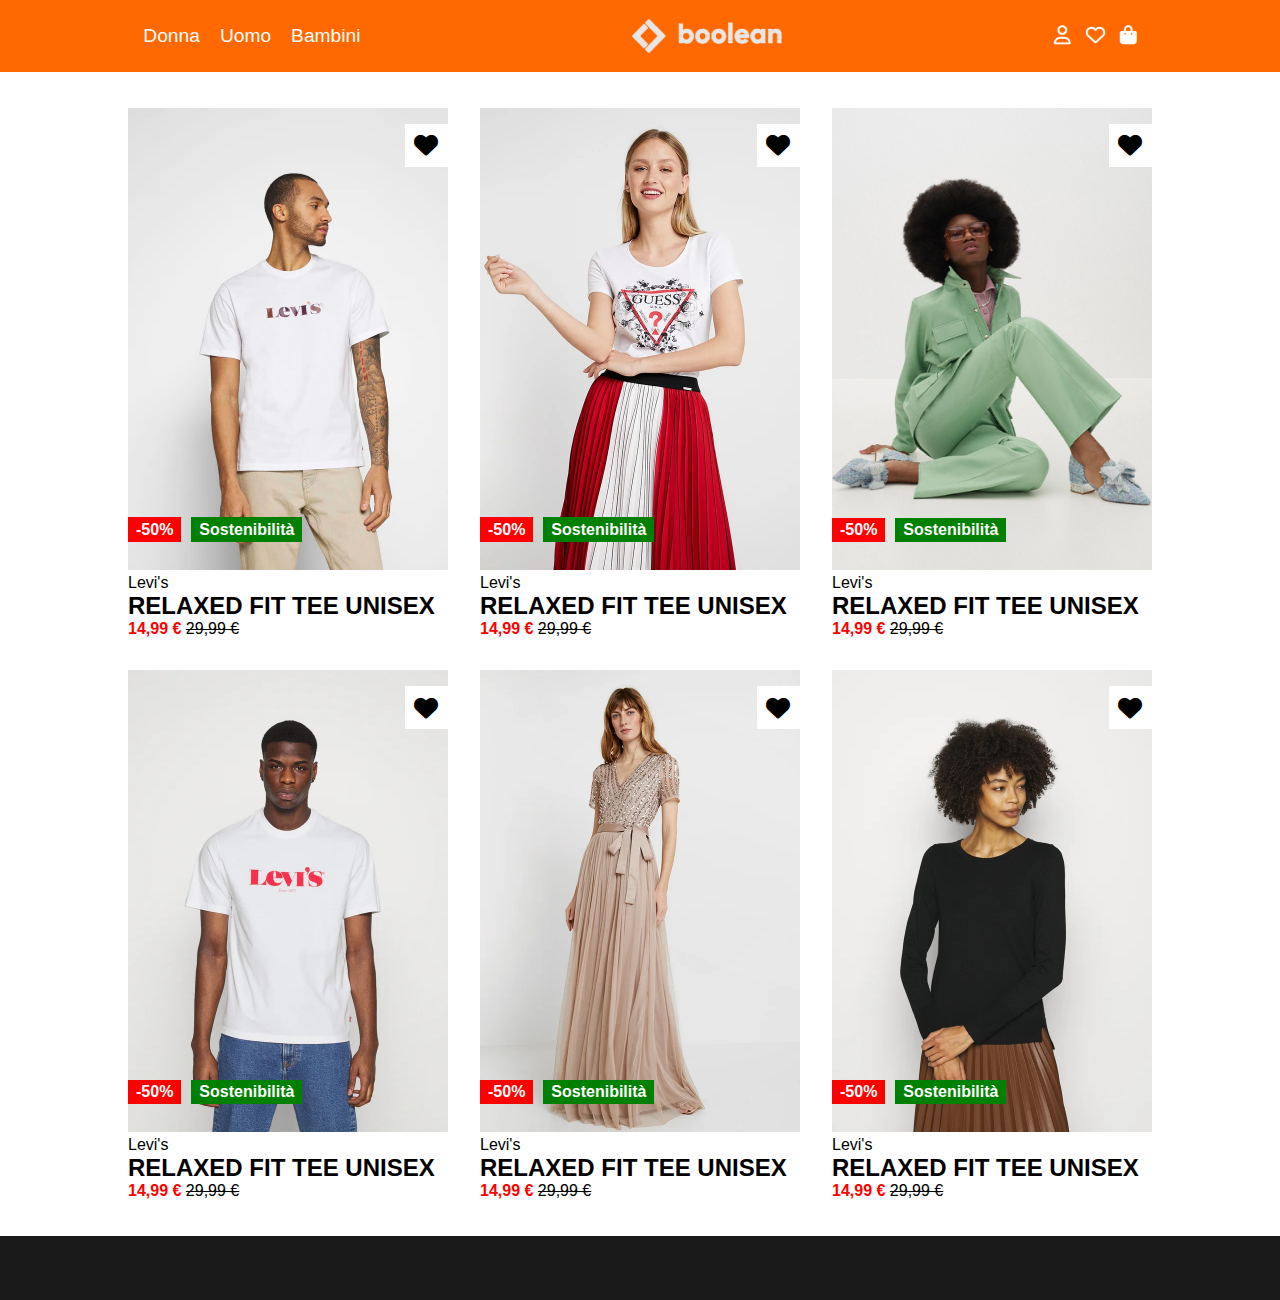
<file: index.html>
<!DOCTYPE html>
<html lang="en">

<head>
    <meta charset="UTF-8">
    <meta name="viewport" content="width=device-width, initial-scale=1.0">
    <title>Boolando</title>
    <link rel="stylesheet" href="https://cdnjs.cloudflare.com/ajax/libs/font-awesome/6.7.2/css/all.min.css"
        integrity="sha512-Evv84Mr4kqVGRNSgIGL/F/aIDqQb7xQ2vcrdIwxfjThSH8CSR7PBEakCr51Ck+w+/U6swU2Im1vVX0SVk9ABhg=="
        crossorigin="anonymous" referrerpolicy="no-referrer" />
    <link rel="stylesheet" href="style.css">
</head>

<body>

    <!-- Header -->
    <header class="main-header">
        <div class="container d-flex">
            <nav>
                <ul class="d-flex">
                    <li>
                        <a href="#">Donna</a>
                    </li>
                    <li>
                        <a href="#">Uomo</a>
                    </li>
                    <li>
                        <a href="#">Bambini</a>
                    </li>
                </ul>
            </nav>
            <img class="logo" src="./img/boolean-logo.png" alt="boolean logo">
            <div class="header-actions d-flex">
                <i class="fa-regular fa-user"></i>
                <i class="fa-regular fa-heart"></i>
                <i class="fa-solid fa-bag-shopping"></i>
            </div>
        </div>
    </header>

    <!-- Main Content -->
    <main class="main-content">
        <section>
            <div class="container">
                <div class="row d-flex">
                    <div class="col-4">
                        <div class="card">
                            <img class="main-image" src="./img/1.webp" alt="product image">
                            <img class="secondary-image" src="./img/1b.webp" alt="product image">
                            <span class="product-brand">Levi's</span>
                            <h2 class="product-title">Relaxed fit tee unisex</h2>
                            <div class="prices">
                                <span class="product-price">14,99 €</span>
                                <span class="product-discount-price">29,99 €</span>
                            </div>
                            <div class="like d-flex">
                                <i class="fa-solid fa-heart"></i>
                            </div>
                            <div class="tags d-flex">
                                <span class="tag bg-red">-50%</span>
                                <span class="tag bg-green">Sostenibilità</span>
                            </div>
                        </div>
                    </div>
                    <div class="col-4">
                        <div class="card">
                            <img class="main-image" src="./img/2.webp" alt="product image">
                            <img class="secondary-image" src="./img/2b.webp" alt="product image">
                            <span class="product-brand">Levi's</span>
                            <h2 class="product-title">Relaxed fit tee unisex</h2>
                            <div class="prices">
                                <span class="product-price">14,99 €</span>
                                <span class="product-discount-price">29,99 €</span>
                            </div>
                            <div class="like d-flex">
                                <i class="fa-solid fa-heart"></i>
                            </div>
                            <div class="tags d-flex">
                                <span class="tag bg-red">-50%</span>
                                <span class="tag bg-green">Sostenibilità</span>
                            </div>
                        </div>
                    </div>
                    <div class="col-4">
                        <div class="card">
                            <img class="main-image" src="./img/3.webp" alt="product image">
                            <img class="secondary-image" src="./img/3b.webp" alt="product image">
                            <span class="product-brand">Levi's</span>
                            <h2 class="product-title">Relaxed fit tee unisex</h2>
                            <div class="prices">
                                <span class="product-price">14,99 €</span>
                                <span class="product-discount-price">29,99 €</span>
                            </div>
                            <div class="like d-flex">
                                <i class="fa-solid fa-heart"></i>
                            </div>
                            <div class="tags d-flex">
                                <span class="tag bg-red">-50%</span>
                                <span class="tag bg-green">Sostenibilità</span>
                            </div>
                        </div>
                    </div>
                    <div class="col-4">
                        <div class="card">
                            <img class="main-image" src="./img/4.webp" alt="product image">
                            <img class="secondary-image" src="./img/4b.webp" alt="product image">
                            <span class="product-brand">Levi's</span>
                            <h2 class="product-title">Relaxed fit tee unisex</h2>
                            <div class="prices">
                                <span class="product-price">14,99 €</span>
                                <span class="product-discount-price">29,99 €</span>
                            </div>
                            <div class="like d-flex">
                                <i class="fa-solid fa-heart"></i>
                            </div>
                            <div class="tags d-flex">
                                <span class="tag bg-red">-50%</span>
                                <span class="tag bg-green">Sostenibilità</span>
                            </div>
                        </div>
                    </div>
                    <div class="col-4">
                        <div class="card">
                            <img class="main-image" src="./img/5.webp" alt="product image">
                            <img class="secondary-image" src="./img/5b.webp" alt="product image">
                            <span class="product-brand">Levi's</span>
                            <h2 class="product-title">Relaxed fit tee unisex</h2>
                            <div class="prices">
                                <span class="product-price">14,99 €</span>
                                <span class="product-discount-price">29,99 €</span>
                            </div>
                            <div class="like d-flex">
                                <i class="fa-solid fa-heart"></i>
                            </div>
                            <div class="tags d-flex">
                                <span class="tag bg-red">-50%</span>
                                <span class="tag bg-green">Sostenibilità</span>
                            </div>
                        </div>
                    </div>
                    <div class="col-4">
                        <div class="card">
                            <img class="main-image" src="./img/6.webp" alt="product image">
                            <img class="secondary-image" src="./img/6b.webp" alt="product image">
                            <span class="product-brand">Levi's</span>
                            <h2 class="product-title">Relaxed fit tee unisex</h2>
                            <div class="prices">
                                <span class="product-price">14,99 €</span>
                                <span class="product-discount-price">29,99 €</span>
                            </div>
                            <div class="like d-flex">
                                <i class="fa-solid fa-heart"></i>
                            </div>
                            <div class="tags d-flex">
                                <span class="tag bg-red">-50%</span>
                                <span class="tag bg-green">Sostenibilità</span>
                            </div>
                        </div>
                    </div>
                </div>
            </div>
        </section>
    </main>

    <!-- Main Content -->
    <footer class="main-footer"></footer>


</body>

</html>
</file>
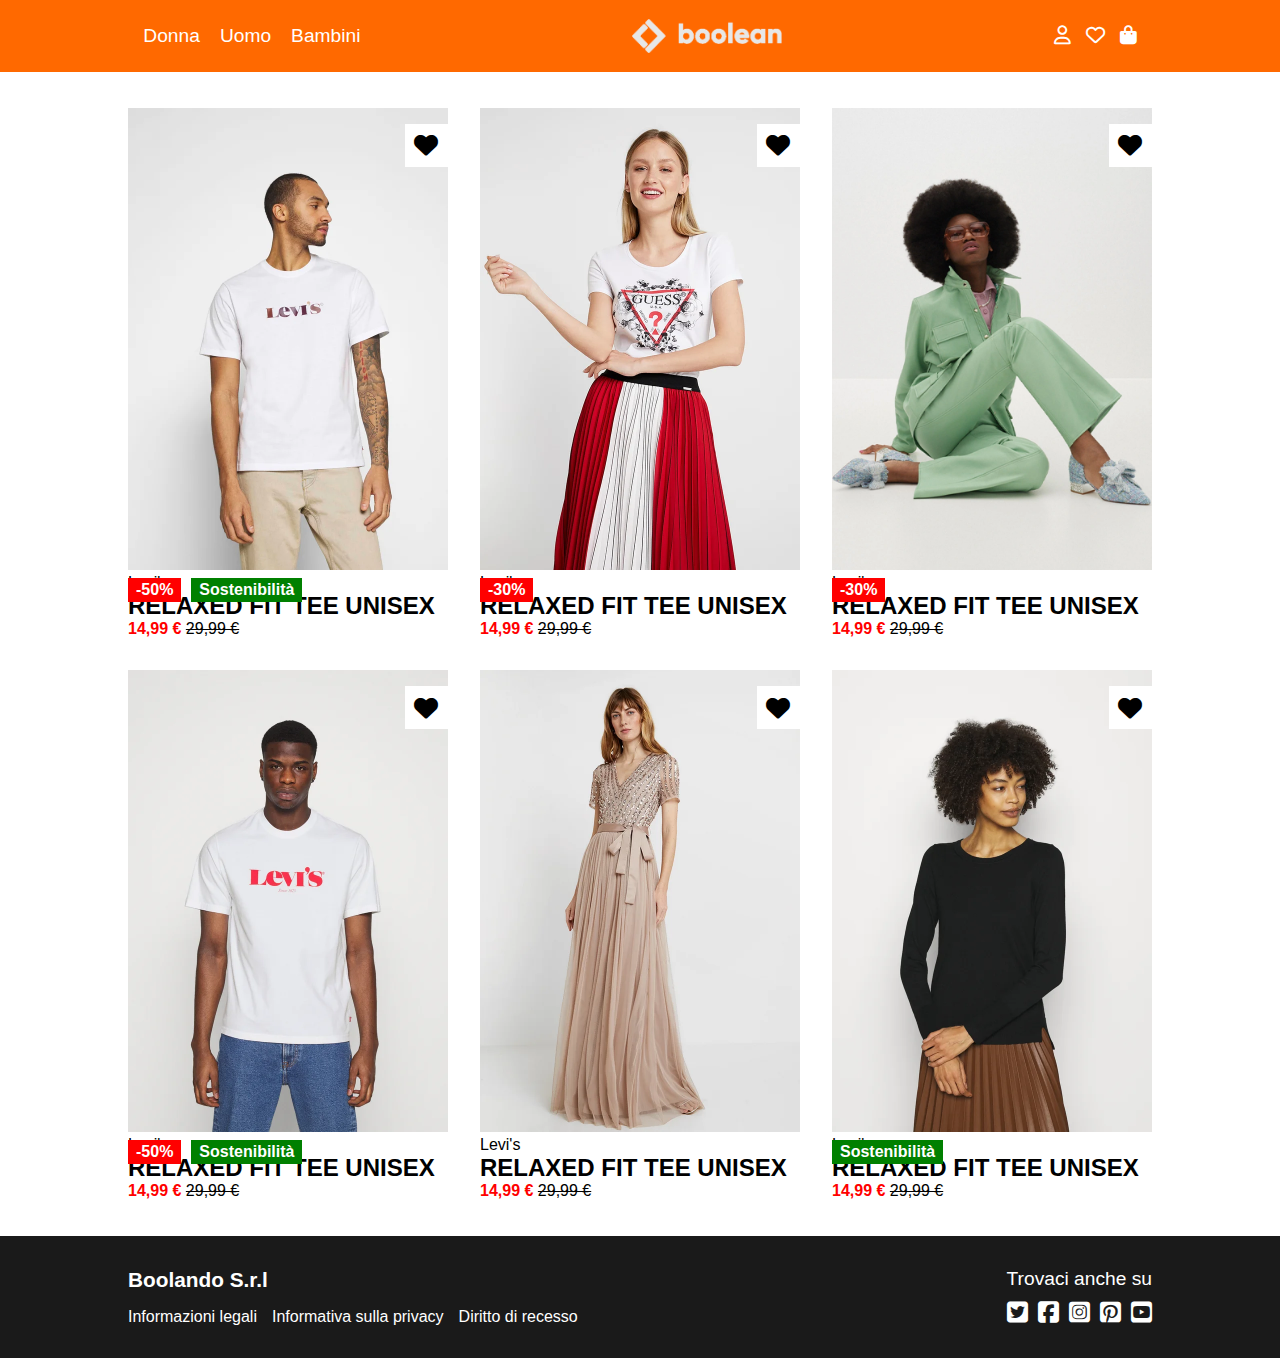
<file: bonus/index.html>
<!DOCTYPE html>
<html lang="en">

<head>
    <meta charset="UTF-8">
    <meta name="viewport" content="width=device-width, initial-scale=1.0">
    <title>Boolando</title>
    <link rel="stylesheet" href="https://cdnjs.cloudflare.com/ajax/libs/font-awesome/6.7.2/css/all.min.css"
        integrity="sha512-Evv84Mr4kqVGRNSgIGL/F/aIDqQb7xQ2vcrdIwxfjThSH8CSR7PBEakCr51Ck+w+/U6swU2Im1vVX0SVk9ABhg=="
        crossorigin="anonymous" referrerpolicy="no-referrer" />
    <link rel="stylesheet" href="./style.css">
</head>

<body>

    <!-- Header -->
    <header class="main-header">
        <div class="container d-flex">
            <nav>
                <ul class="d-flex">
                    <li>
                        <a href="#">Donna</a>
                    </li>
                    <li>
                        <a href="#">Uomo</a>
                    </li>
                    <li>
                        <a href="#">Bambini</a>
                    </li>
                </ul>
            </nav>
            <img class="logo" src="../img/boolean-logo.png" alt="boolean logo">
            <div class="header-actions d-flex">
                <i class="fa-regular fa-user"></i>
                <i class="fa-regular fa-heart"></i>
                <i class="fa-solid fa-bag-shopping"></i>
            </div>
        </div>
    </header>

    <!-- Main Content -->
    <main class="main-content">
        <section>
            <div class="container">
                <div class="row d-flex">
                    <div class="col-4">
                        <div class="card">
                            <a href="../pages/product1.html">
                                <img class="main-image" src="../img/1.webp" alt="product image">
                                <img class="secondary-image" src="../img/1b.webp" alt="product image">
                            </a>
                            <span class="product-brand">Levi's</span>
                            <h2 class="product-title">Relaxed fit tee unisex</h2>
                            <div class="prices">
                                <span class="product-price">14,99 €</span>
                                <span class="product-discount-price">29,99 €</span>
                            </div>
                            <div class="like d-flex">
                                <i class="fa-solid fa-heart"></i>
                            </div>
                            <div class="tags d-flex">
                                <span class="tag bg-red">-50%</span>
                                <span class="tag bg-green">Sostenibilità</span>
                            </div>
                        </div>
                    </div>
                    <div class="col-4">
                        <div class="card">
                            <a href="../pages/product2.html">
                                <img class="main-image" src="../img/2.webp" alt="product image">
                                <img class="secondary-image" src="../img/2b.webp" alt="product image">
                            </a>
                            <span class="product-brand">Levi's</span>
                            <h2 class="product-title">Relaxed fit tee unisex</h2>
                            <div class="prices">
                                <span class="product-price">14,99 €</span>
                                <span class="product-discount-price">29,99 €</span>
                            </div>
                            <div class="like d-flex">
                                <i class="fa-solid fa-heart"></i>
                            </div>
                            <div class="tags d-flex">
                                <span class="tag bg-red">-30%</span>
                            </div>
                        </div>
                    </div>
                    <div class="col-4">
                        <div class="card">
                            <a href="../pages/product3.html">
                                <img class="main-image" src="../img/3.webp" alt="product image">
                                <img class="secondary-image" src="../img/3b.webp" alt="product image">
                            </a>
                            <span class="product-brand">Levi's</span>
                            <h2 class="product-title">Relaxed fit tee unisex</h2>
                            <div class="prices">
                                <span class="product-price">14,99 €</span>
                                <span class="product-discount-price">29,99 €</span>
                            </div>
                            <div class="like d-flex">
                                <i class="fa-solid fa-heart"></i>
                            </div>
                            <div class="tags d-flex">
                                <span class="tag bg-red">-30%</span>
                            </div>
                        </div>
                    </div>
                    <div class="col-4">
                        <div class="card">
                            <a href="../pages/product4.html">
                                <img class="main-image" src="../img/4.webp" alt="product image">
                                <img class="secondary-image" src="../img/4b.webp" alt="product image">
                            </a>
                            <span class="product-brand">Levi's</span>
                            <h2 class="product-title">Relaxed fit tee unisex</h2>
                            <div class="prices">
                                <span class="product-price">14,99 €</span>
                                <span class="product-discount-price">29,99 €</span>
                            </div>
                            <div class="like d-flex">
                                <i class="fa-solid fa-heart"></i>
                            </div>
                            <div class="tags d-flex">
                                <span class="tag bg-red">-50%</span>
                                <span class="tag bg-green">Sostenibilità</span>
                            </div>
                        </div>
                    </div>
                    <div class="col-4">
                        <div class="card">
                            <a href="../pages/product5.html">
                                <img class="main-image" src="../img/5.webp" alt="product image">
                                <img class="secondary-image" src="../img/5b.webp" alt="product image">
                            </a>
                            <span class="product-brand">Levi's</span>
                            <h2 class="product-title">Relaxed fit tee unisex</h2>
                            <div class="prices">
                                <span class="product-price">14,99 €</span>
                                <span class="product-discount-price">29,99 €</span>
                            </div>
                            <div class="like d-flex">
                                <i class="fa-solid fa-heart"></i>
                            </div>
                        </div>
                    </div>
                    <div class="col-4">
                        <div class="card">
                            <a href="../pages/product6.html">
                                <img class="main-image" src="../img/6.webp" alt="product image">
                                <img class="secondary-image" src="../img/6b.webp" alt="product image">
                            </a>
                            <span class="product-brand">Levi's</span>
                            <h2 class="product-title">Relaxed fit tee unisex</h2>
                            <div class="prices">
                                <span class="product-price">14,99 €</span>
                                <span class="product-discount-price">29,99 €</span>
                            </div>
                            <div class="like d-flex">
                                <i class="fa-solid fa-heart"></i>
                            </div>
                            <div class="tags d-flex">
                                <span class="tag bg-green">Sostenibilità</span>
                            </div>
                        </div>
                    </div>
                </div>
            </div>
        </section>
    </main>

    <!-- Footer -->
    <footer class="main-footer">
        <div class="container d-flex">
            <!-- Footer Left -->
            <div class="footer-left">
                <span>Boolando S.r.l</span>
                <div class="footer-links">
                    <ul class="d-flex">
                        <li>
                            <a href="#">Informazioni legali</a>
                        </li>
                        <li>
                            <a href="#">Informativa sulla privacy</a>
                        </li>
                        <li>
                            <a href="#">Diritto di recesso</a>
                        </li>
                    </ul>
                </div>
            </div>
            <!-- Footer Right -->
            <div class="footer-right d-flex">
                <span>Trovaci anche su</span>
                <div class="footer-socials d-flex">
                    <i class="fa-brands fa-square-twitter"></i>
                    <i class="fa-brands fa-square-facebook"></i>
                    <i class="fa-brands fa-square-instagram"></i>
                    <i class="fa-brands fa-square-pinterest"></i>
                    <i class="fa-brands fa-square-youtube"></i>
                </div>
            </div>
        </div>
    </footer>


</body>

</html>
</file>
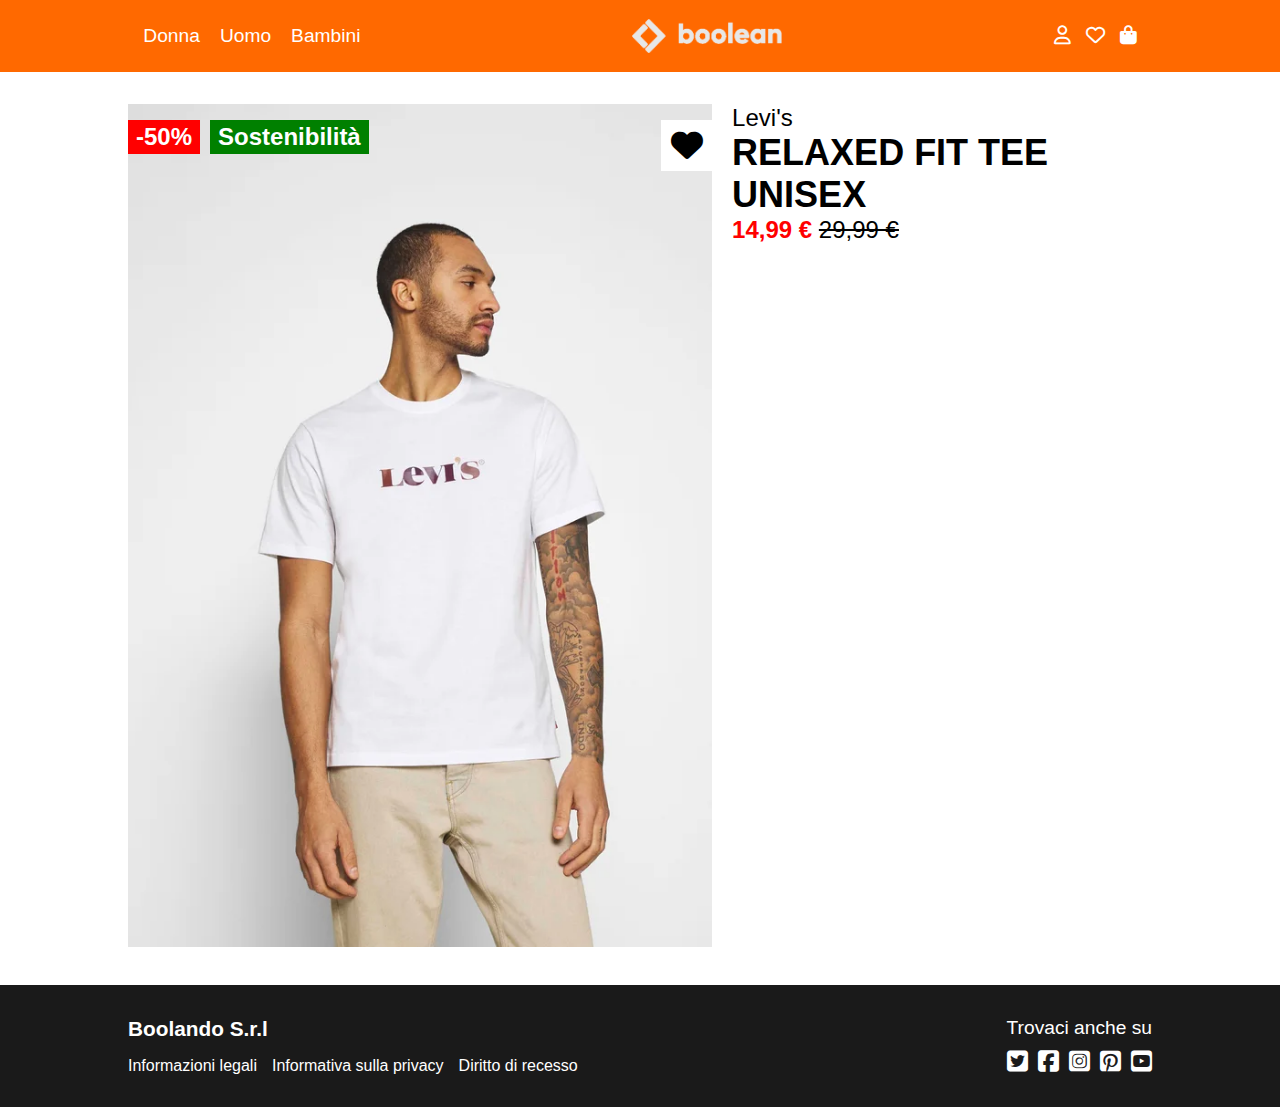
<file: pages/product-page.html>
<!DOCTYPE html>
<html lang="en">

<head>
    <meta charset="UTF-8">
    <meta name="viewport" content="width=device-width, initial-scale=1.0">
    <title>Boolando</title>
    <link rel="stylesheet" href="https://cdnjs.cloudflare.com/ajax/libs/font-awesome/6.7.2/css/all.min.css"
        integrity="sha512-Evv84Mr4kqVGRNSgIGL/F/aIDqQb7xQ2vcrdIwxfjThSH8CSR7PBEakCr51Ck+w+/U6swU2Im1vVX0SVk9ABhg=="
        crossorigin="anonymous" referrerpolicy="no-referrer" />
    <link rel="stylesheet" href="./product-page.css">
</head>

<body>

    <!-- Header -->
    <header class="main-header">
        <div class="container d-flex">
            <nav>
                <ul class="d-flex">
                    <li>
                        <a href="#">Donna</a>
                    </li>
                    <li>
                        <a href="#">Uomo</a>
                    </li>
                    <li>
                        <a href="#">Bambini</a>
                    </li>
                </ul>
            </nav>
            <img class="logo" src="../img/boolean-logo.png" alt="boolean logo">
            <div class="header-actions d-flex">
                <i class="fa-regular fa-user"></i>
                <i class="fa-regular fa-heart"></i>
                <i class="fa-solid fa-bag-shopping"></i>
            </div>
        </div>
    </header>

    <!-- Main Content -->
    <main class="main-content">
        <section>
            <div class="container">
                <div class="card d-flex">
                    <div class="card-left">
                        <a href="">
                            <img class="main-image" src="../img/1.webp" alt="product image">
                            <img class="secondary-image" src="../img/1b.webp" alt="product image">
                        </a>
                        <div class="like d-flex">
                            <i class="fa-solid fa-heart"></i>
                        </div>
                        <div class="tags d-flex">
                            <span class="tag bg-red">-50%</span>
                            <span class="tag bg-green">Sostenibilità</span>
                        </div>
                    </div>
                    <div class="card-right">
                        <span class="product-brand">Levi's</span>
                        <h2 class="product-title">Relaxed fit tee unisex</h2>
                        <div class="prices">
                            <span class="product-price">14,99 €</span>
                            <span class="product-discount-price">29,99 €</span>
                        </div>
                    </div>

                </div>
            </div>
        </section>
    </main>

    <!-- Footer -->
    <footer class="main-footer">
        <div class="container d-flex">
            <!-- Footer Left -->
            <div class="footer-left">
                <span>Boolando S.r.l</span>
                <div class="footer-links">
                    <ul class="d-flex">
                        <li>
                            <a href="#">Informazioni legali</a>
                        </li>
                        <li>
                            <a href="#">Informativa sulla privacy</a>
                        </li>
                        <li>
                            <a href="#">Diritto di recesso</a>
                        </li>
                    </ul>
                </div>
            </div>
            <!-- Footer Right -->
            <div class="footer-right d-flex">
                <span>Trovaci anche su</span>
                <div class="footer-socials d-flex">
                    <i class="fa-brands fa-square-twitter"></i>
                    <i class="fa-brands fa-square-facebook"></i>
                    <i class="fa-brands fa-square-instagram"></i>
                    <i class="fa-brands fa-square-pinterest"></i>
                    <i class="fa-brands fa-square-youtube"></i>
                </div>
            </div>
        </div>
    </footer>


</body>

</html>
</file>
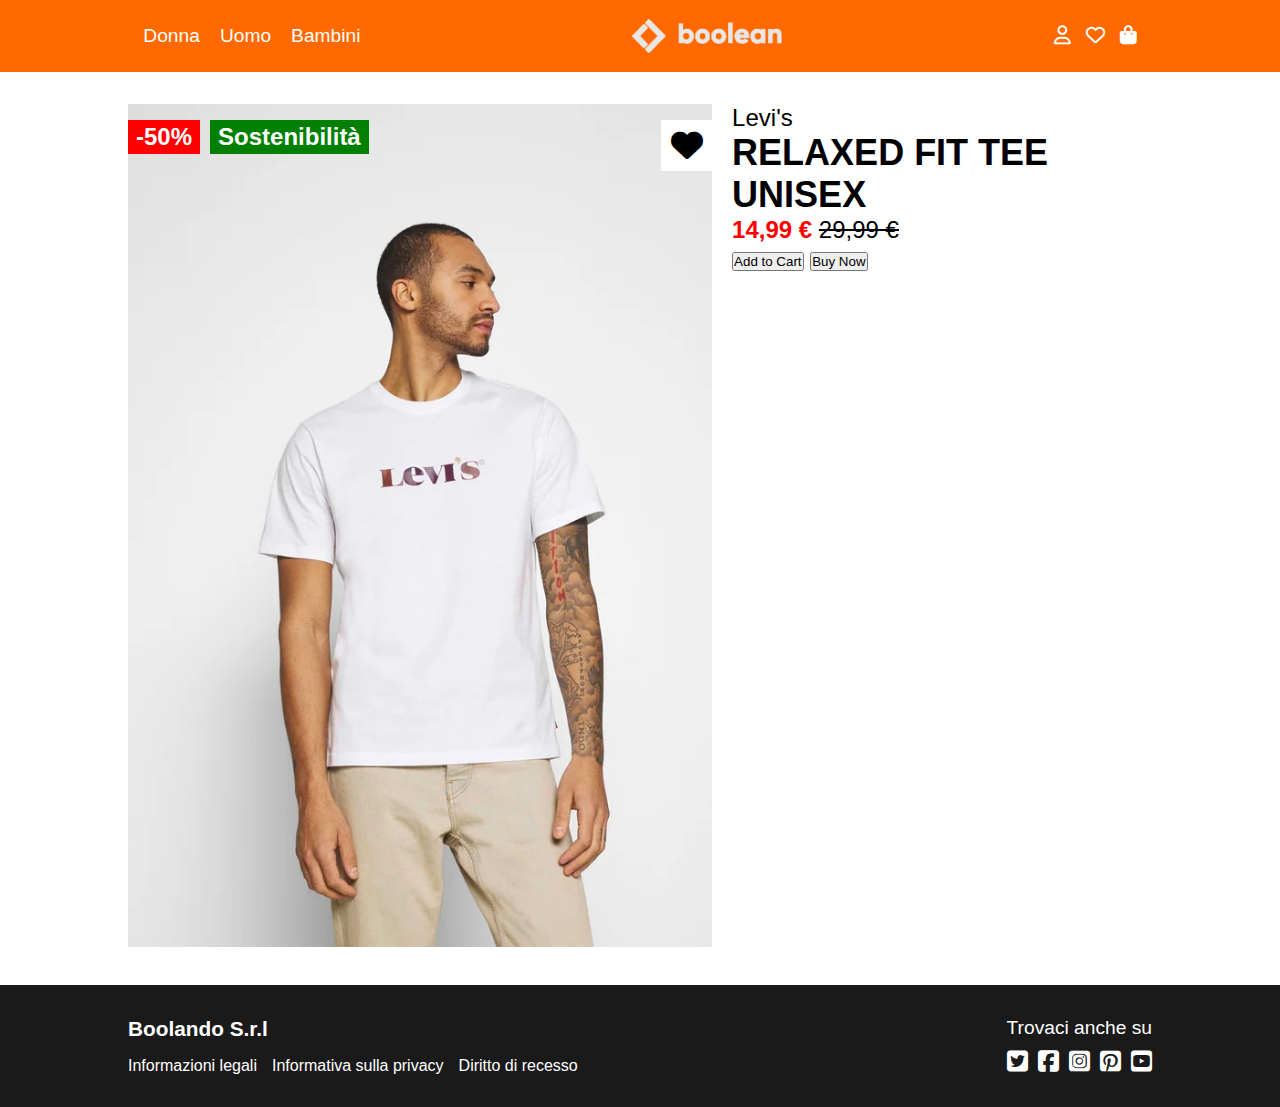
<file: pages/product1.html>
<!DOCTYPE html>
<html lang="en">

<head>
    <meta charset="UTF-8">
    <meta name="viewport" content="width=device-width, initial-scale=1.0">
    <title>Boolando</title>
    <link rel="stylesheet" href="https://cdnjs.cloudflare.com/ajax/libs/font-awesome/6.7.2/css/all.min.css"
        integrity="sha512-Evv84Mr4kqVGRNSgIGL/F/aIDqQb7xQ2vcrdIwxfjThSH8CSR7PBEakCr51Ck+w+/U6swU2Im1vVX0SVk9ABhg=="
        crossorigin="anonymous" referrerpolicy="no-referrer" />
    <link rel="stylesheet" href="./product-page.css">
</head>

<body>

    <!-- Header -->
    <header class="main-header">
        <div class="container d-flex">
            <nav>
                <ul class="d-flex">
                    <li>
                        <a href="#">Donna</a>
                    </li>
                    <li>
                        <a href="#">Uomo</a>
                    </li>
                    <li>
                        <a href="#">Bambini</a>
                    </li>
                </ul>
            </nav>
            <img class="logo" src="../img/boolean-logo.png" alt="boolean logo">
            <div class="header-actions d-flex">
                <i class="fa-regular fa-user"></i>
                <i class="fa-regular fa-heart"></i>
                <i class="fa-solid fa-bag-shopping"></i>
            </div>
        </div>
    </header>

    <!-- Main Content -->
    <main class="main-content">
        <section>
            <div class="container">
                <div class="card d-flex">
                    <div class="card-left">
                        <a href="">
                            <img class="main-image" src="../img/1.webp" alt="product image">
                            <img class="secondary-image" src="../img/1b.webp" alt="product image">
                        </a>
                        <div class="like d-flex">
                            <i class="fa-solid fa-heart"></i>
                        </div>
                        <div class="tags d-flex">
                            <span class="tag bg-red">-50%</span>
                            <span class="tag bg-green">Sostenibilità</span>
                        </div>
                    </div>
                    <div class="card-right">
                        <span class="product-brand">Levi's</span>
                        <h2 class="product-title">Relaxed fit tee unisex</h2>
                        <div class="prices">
                            <span class="product-price">14,99 €</span>
                            <span class="product-discount-price">29,99 €</span>
                        </div>
                        <div class="divider"></div>
                        <div class="cta">
                            <button class="btn btn-outlined">Add to Cart</button>
                            <button class="btn btn-fill">Buy Now</button>
                        </div>
                    </div>
                </div>
            </div>
        </section>
    </main>

    <!-- Footer -->
    <footer class="main-footer">
        <div class="container d-flex">
            <!-- Footer Left -->
            <div class="footer-left">
                <span>Boolando S.r.l</span>
                <div class="footer-links">
                    <ul class="d-flex">
                        <li>
                            <a href="#">Informazioni legali</a>
                        </li>
                        <li>
                            <a href="#">Informativa sulla privacy</a>
                        </li>
                        <li>
                            <a href="#">Diritto di recesso</a>
                        </li>
                    </ul>
                </div>
            </div>
            <!-- Footer Right -->
            <div class="footer-right d-flex">
                <span>Trovaci anche su</span>
                <div class="footer-socials d-flex">
                    <i class="fa-brands fa-square-twitter"></i>
                    <i class="fa-brands fa-square-facebook"></i>
                    <i class="fa-brands fa-square-instagram"></i>
                    <i class="fa-brands fa-square-pinterest"></i>
                    <i class="fa-brands fa-square-youtube"></i>
                </div>
            </div>
        </div>
    </footer>


</body>

</html>
</file>
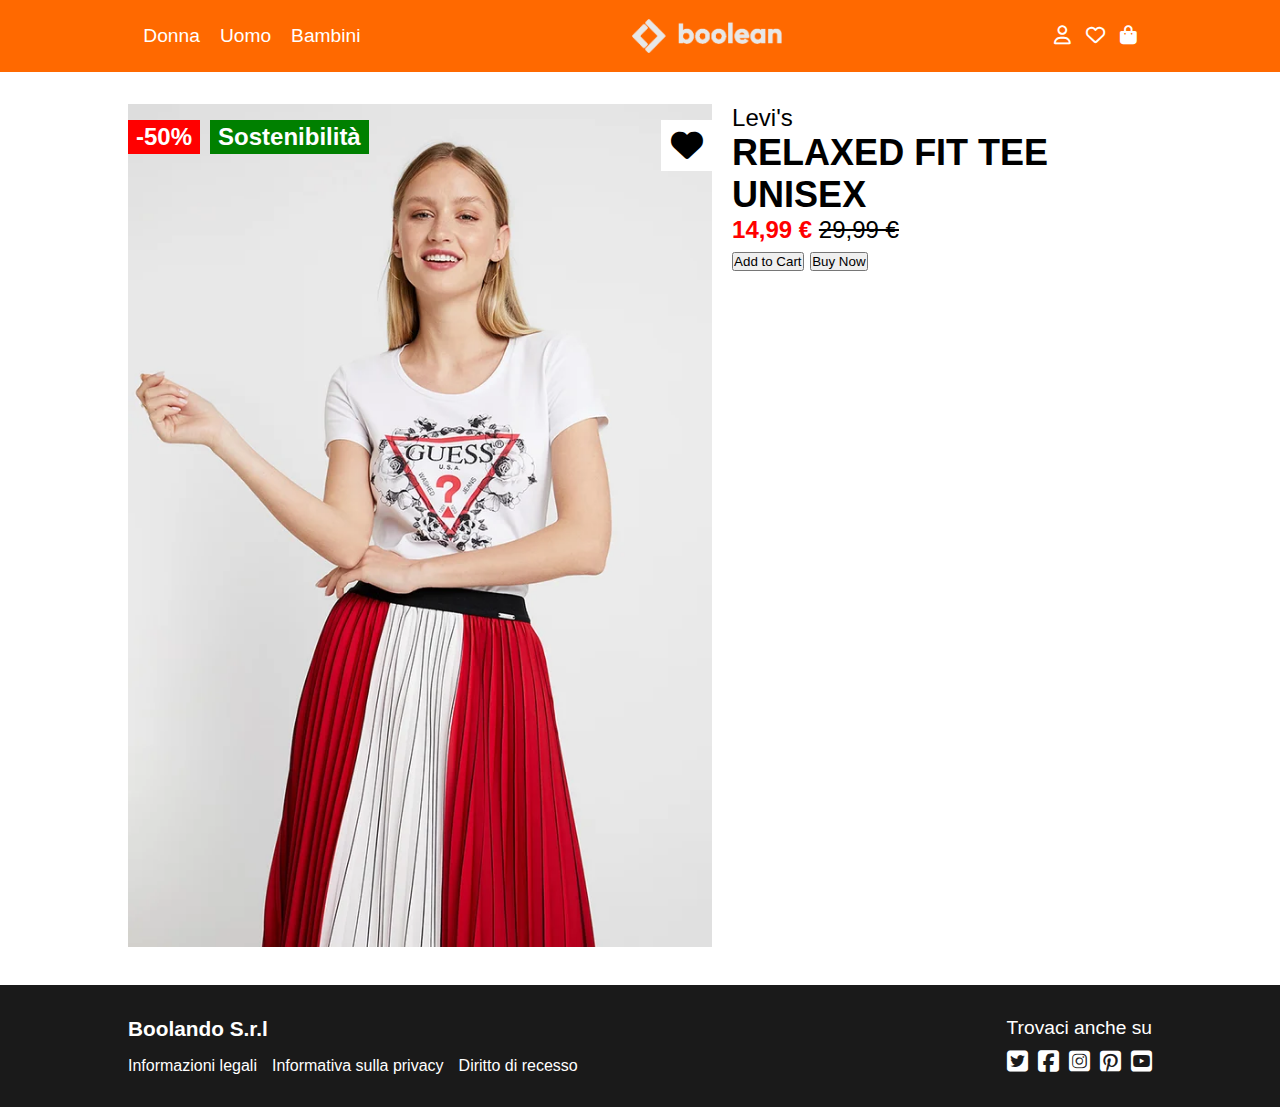
<file: pages/product2.html>
<!DOCTYPE html>
<html lang="en">

<head>
    <meta charset="UTF-8">
    <meta name="viewport" content="width=device-width, initial-scale=1.0">
    <title>Boolando</title>
    <link rel="stylesheet" href="https://cdnjs.cloudflare.com/ajax/libs/font-awesome/6.7.2/css/all.min.css"
        integrity="sha512-Evv84Mr4kqVGRNSgIGL/F/aIDqQb7xQ2vcrdIwxfjThSH8CSR7PBEakCr51Ck+w+/U6swU2Im1vVX0SVk9ABhg=="
        crossorigin="anonymous" referrerpolicy="no-referrer" />
    <link rel="stylesheet" href="./product-page.css">
</head>

<body>

    <!-- Header -->
    <header class="main-header">
        <div class="container d-flex">
            <nav>
                <ul class="d-flex">
                    <li>
                        <a href="#">Donna</a>
                    </li>
                    <li>
                        <a href="#">Uomo</a>
                    </li>
                    <li>
                        <a href="#">Bambini</a>
                    </li>
                </ul>
            </nav>
            <img class="logo" src="../img/boolean-logo.png" alt="boolean logo">
            <div class="header-actions d-flex">
                <i class="fa-regular fa-user"></i>
                <i class="fa-regular fa-heart"></i>
                <i class="fa-solid fa-bag-shopping"></i>
            </div>
        </div>
    </header>

    <!-- Main Content -->
    <main class="main-content">
        <section>
            <div class="container">
                <div class="card d-flex">
                    <div class="card-left">
                        <a href="">
                            <img class="main-image" src="../img/2.webp" alt="product image">
                            <img class="secondary-image" src="../img/2b.webp" alt="product image">
                        </a>
                        <div class="like d-flex">
                            <i class="fa-solid fa-heart"></i>
                        </div>
                        <div class="tags d-flex">
                            <span class="tag bg-red">-50%</span>
                            <span class="tag bg-green">Sostenibilità</span>
                        </div>
                    </div>
                    <div class="card-right">
                        <span class="product-brand">Levi's</span>
                        <h2 class="product-title">Relaxed fit tee unisex</h2>
                        <div class="prices">
                            <span class="product-price">14,99 €</span>
                            <span class="product-discount-price">29,99 €</span>
                        </div>
                        <div class="divider"></div>
                        <div class="cta">
                            <button class="btn btn-outlined">Add to Cart</button>
                            <button class="btn btn-fill">Buy Now</button>
                        </div>
                    </div>
                </div>
            </div>
        </section>
    </main>

    <!-- Footer -->
    <footer class="main-footer">
        <div class="container d-flex">
            <!-- Footer Left -->
            <div class="footer-left">
                <span>Boolando S.r.l</span>
                <div class="footer-links">
                    <ul class="d-flex">
                        <li>
                            <a href="#">Informazioni legali</a>
                        </li>
                        <li>
                            <a href="#">Informativa sulla privacy</a>
                        </li>
                        <li>
                            <a href="#">Diritto di recesso</a>
                        </li>
                    </ul>
                </div>
            </div>
            <!-- Footer Right -->
            <div class="footer-right d-flex">
                <span>Trovaci anche su</span>
                <div class="footer-socials d-flex">
                    <i class="fa-brands fa-square-twitter"></i>
                    <i class="fa-brands fa-square-facebook"></i>
                    <i class="fa-brands fa-square-instagram"></i>
                    <i class="fa-brands fa-square-pinterest"></i>
                    <i class="fa-brands fa-square-youtube"></i>
                </div>
            </div>
        </div>
    </footer>


</body>

</html>
</file>
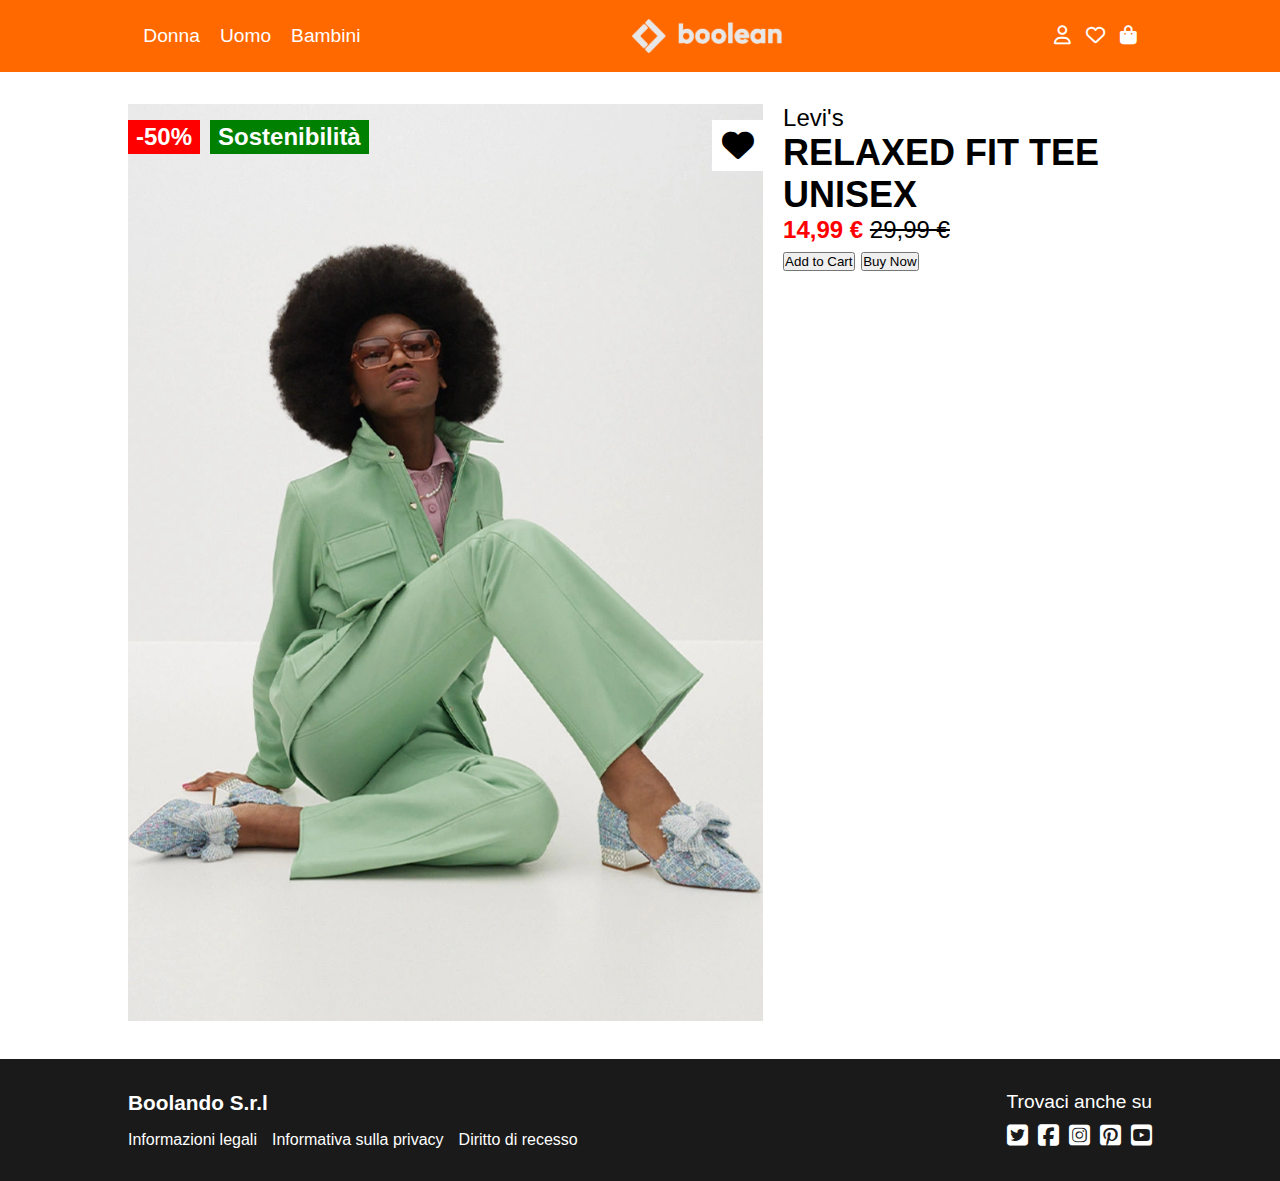
<file: pages/product3.html>
<!DOCTYPE html>
<html lang="en">

<head>
    <meta charset="UTF-8">
    <meta name="viewport" content="width=device-width, initial-scale=1.0">
    <title>Boolando</title>
    <link rel="stylesheet" href="https://cdnjs.cloudflare.com/ajax/libs/font-awesome/6.7.2/css/all.min.css"
        integrity="sha512-Evv84Mr4kqVGRNSgIGL/F/aIDqQb7xQ2vcrdIwxfjThSH8CSR7PBEakCr51Ck+w+/U6swU2Im1vVX0SVk9ABhg=="
        crossorigin="anonymous" referrerpolicy="no-referrer" />
    <link rel="stylesheet" href="./product-page.css">
</head>

<body>

    <!-- Header -->
    <header class="main-header">
        <div class="container d-flex">
            <nav>
                <ul class="d-flex">
                    <li>
                        <a href="#">Donna</a>
                    </li>
                    <li>
                        <a href="#">Uomo</a>
                    </li>
                    <li>
                        <a href="#">Bambini</a>
                    </li>
                </ul>
            </nav>
            <img class="logo" src="../img/boolean-logo.png" alt="boolean logo">
            <div class="header-actions d-flex">
                <i class="fa-regular fa-user"></i>
                <i class="fa-regular fa-heart"></i>
                <i class="fa-solid fa-bag-shopping"></i>
            </div>
        </div>
    </header>

    <!-- Main Content -->
    <main class="main-content">
        <section>
            <div class="container">
                <div class="card d-flex">
                    <div class="card-left">
                        <a href="">
                            <img class="main-image" src="../img/3.webp" alt="product image">
                            <img class="secondary-image" src="../img/3b.webp" alt="product image">
                        </a>
                        <div class="like d-flex">
                            <i class="fa-solid fa-heart"></i>
                        </div>
                        <div class="tags d-flex">
                            <span class="tag bg-red">-50%</span>
                            <span class="tag bg-green">Sostenibilità</span>
                        </div>
                    </div>
                    <div class="card-right">
                        <span class="product-brand">Levi's</span>
                        <h2 class="product-title">Relaxed fit tee unisex</h2>
                        <div class="prices">
                            <span class="product-price">14,99 €</span>
                            <span class="product-discount-price">29,99 €</span>
                        </div>
                        <div class="divider"></div>
                        <div class="cta">
                            <button class="btn btn-outlined">Add to Cart</button>
                            <button class="btn btn-fill">Buy Now</button>
                        </div>
                    </div>
                </div>
            </div>
        </section>
    </main>

    <!-- Footer -->
    <footer class="main-footer">
        <div class="container d-flex">
            <!-- Footer Left -->
            <div class="footer-left">
                <span>Boolando S.r.l</span>
                <div class="footer-links">
                    <ul class="d-flex">
                        <li>
                            <a href="#">Informazioni legali</a>
                        </li>
                        <li>
                            <a href="#">Informativa sulla privacy</a>
                        </li>
                        <li>
                            <a href="#">Diritto di recesso</a>
                        </li>
                    </ul>
                </div>
            </div>
            <!-- Footer Right -->
            <div class="footer-right d-flex">
                <span>Trovaci anche su</span>
                <div class="footer-socials d-flex">
                    <i class="fa-brands fa-square-twitter"></i>
                    <i class="fa-brands fa-square-facebook"></i>
                    <i class="fa-brands fa-square-instagram"></i>
                    <i class="fa-brands fa-square-pinterest"></i>
                    <i class="fa-brands fa-square-youtube"></i>
                </div>
            </div>
        </div>
    </footer>


</body>

</html>
</file>
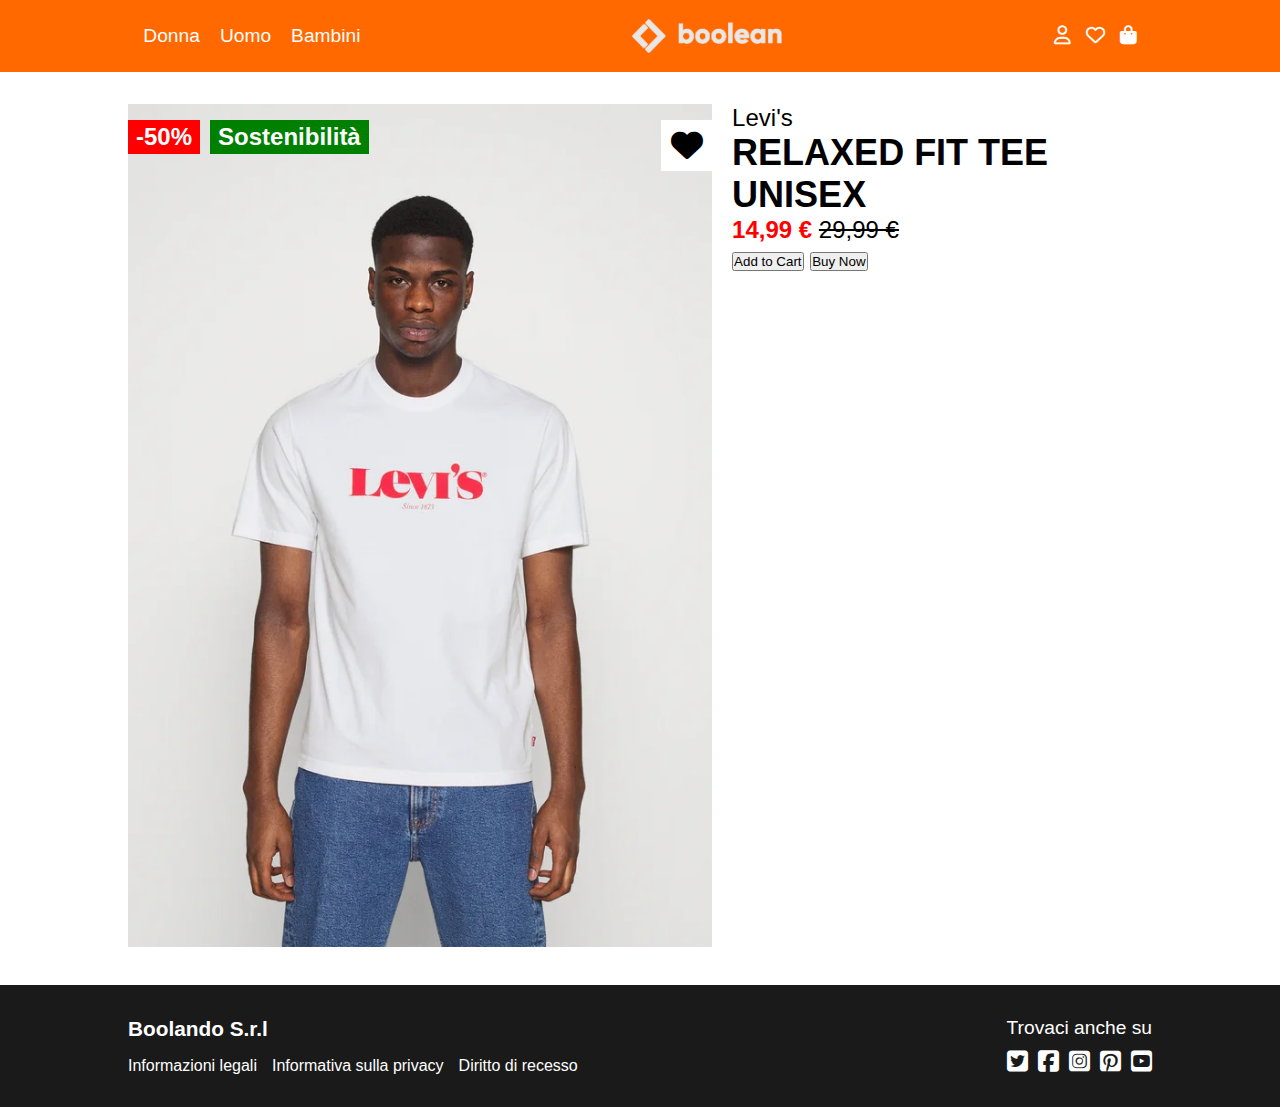
<file: pages/product4.html>
<!DOCTYPE html>
<html lang="en">

<head>
    <meta charset="UTF-8">
    <meta name="viewport" content="width=device-width, initial-scale=1.0">
    <title>Boolando</title>
    <link rel="stylesheet" href="https://cdnjs.cloudflare.com/ajax/libs/font-awesome/6.7.2/css/all.min.css"
        integrity="sha512-Evv84Mr4kqVGRNSgIGL/F/aIDqQb7xQ2vcrdIwxfjThSH8CSR7PBEakCr51Ck+w+/U6swU2Im1vVX0SVk9ABhg=="
        crossorigin="anonymous" referrerpolicy="no-referrer" />
    <link rel="stylesheet" href="./product-page.css">
</head>

<body>

    <!-- Header -->
    <header class="main-header">
        <div class="container d-flex">
            <nav>
                <ul class="d-flex">
                    <li>
                        <a href="#">Donna</a>
                    </li>
                    <li>
                        <a href="#">Uomo</a>
                    </li>
                    <li>
                        <a href="#">Bambini</a>
                    </li>
                </ul>
            </nav>
            <img class="logo" src="../img/boolean-logo.png" alt="boolean logo">
            <div class="header-actions d-flex">
                <i class="fa-regular fa-user"></i>
                <i class="fa-regular fa-heart"></i>
                <i class="fa-solid fa-bag-shopping"></i>
            </div>
        </div>
    </header>

    <!-- Main Content -->
    <main class="main-content">
        <section>
            <div class="container">
                <div class="card d-flex">
                    <div class="card-left">
                        <a href="">
                            <img class="main-image" src="../img/4.webp" alt="product image">
                            <img class="secondary-image" src="../img/4b.webp" alt="product image">
                        </a>
                        <div class="like d-flex">
                            <i class="fa-solid fa-heart"></i>
                        </div>
                        <div class="tags d-flex">
                            <span class="tag bg-red">-50%</span>
                            <span class="tag bg-green">Sostenibilità</span>
                        </div>
                    </div>
                    <div class="card-right">
                        <span class="product-brand">Levi's</span>
                        <h2 class="product-title">Relaxed fit tee unisex</h2>
                        <div class="prices">
                            <span class="product-price">14,99 €</span>
                            <span class="product-discount-price">29,99 €</span>
                        </div>
                        <div class="divider"></div>
                        <div class="cta">
                            <button class="btn btn-outlined">Add to Cart</button>
                            <button class="btn btn-fill">Buy Now</button>
                        </div>
                    </div>
                </div>
            </div>
        </section>
    </main>

    <!-- Footer -->
    <footer class="main-footer">
        <div class="container d-flex">
            <!-- Footer Left -->
            <div class="footer-left">
                <span>Boolando S.r.l</span>
                <div class="footer-links">
                    <ul class="d-flex">
                        <li>
                            <a href="#">Informazioni legali</a>
                        </li>
                        <li>
                            <a href="#">Informativa sulla privacy</a>
                        </li>
                        <li>
                            <a href="#">Diritto di recesso</a>
                        </li>
                    </ul>
                </div>
            </div>
            <!-- Footer Right -->
            <div class="footer-right d-flex">
                <span>Trovaci anche su</span>
                <div class="footer-socials d-flex">
                    <i class="fa-brands fa-square-twitter"></i>
                    <i class="fa-brands fa-square-facebook"></i>
                    <i class="fa-brands fa-square-instagram"></i>
                    <i class="fa-brands fa-square-pinterest"></i>
                    <i class="fa-brands fa-square-youtube"></i>
                </div>
            </div>
        </div>
    </footer>


</body>

</html>
</file>
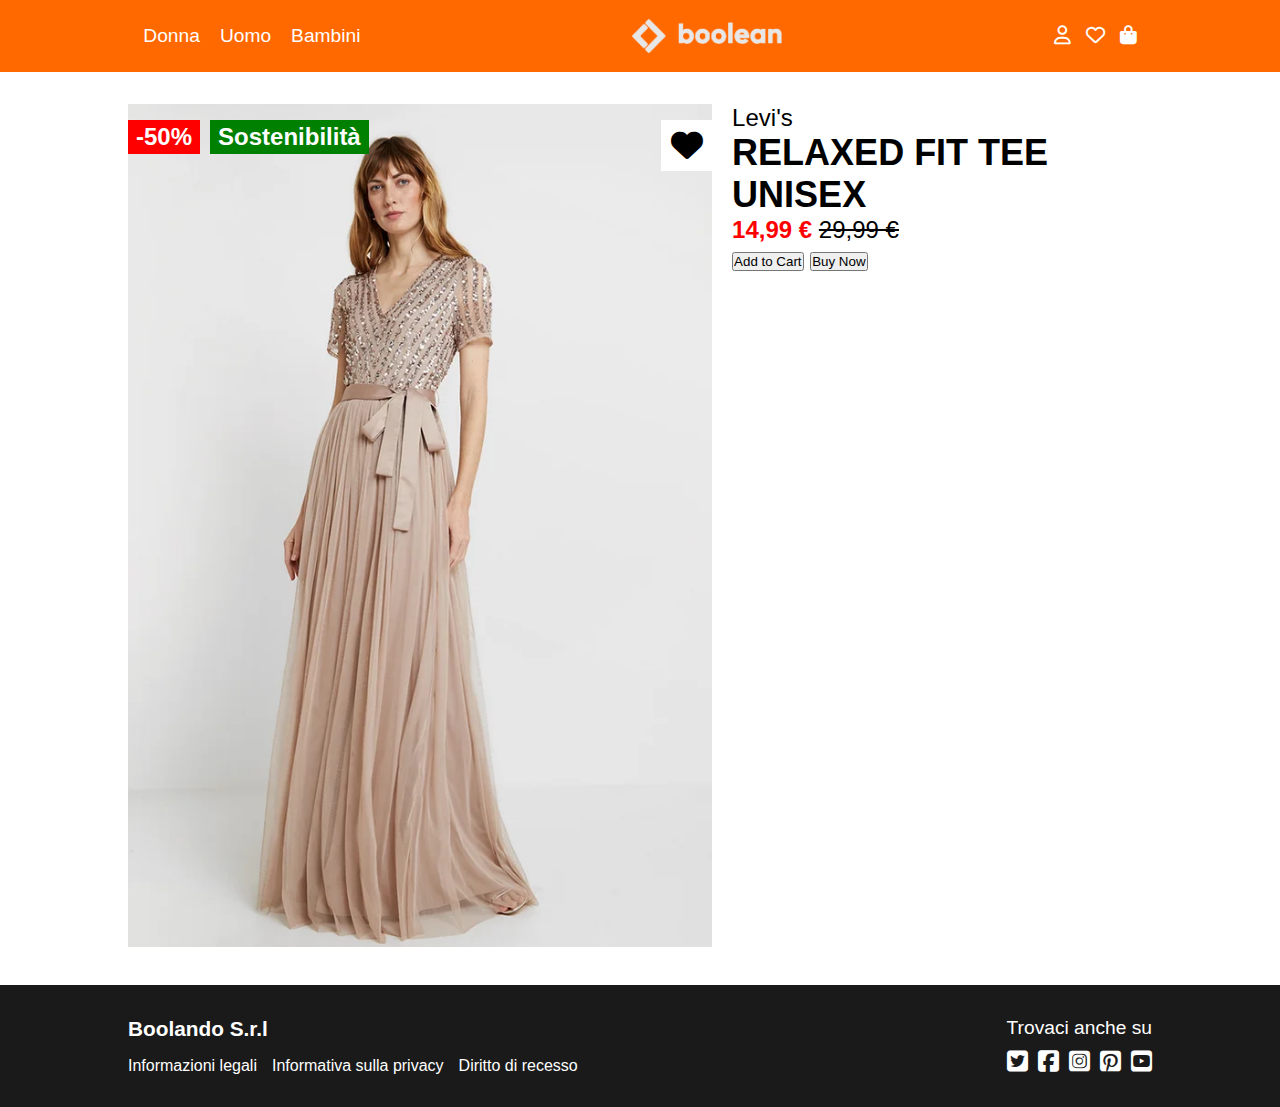
<file: pages/product5.html>
<!DOCTYPE html>
<html lang="en">

<head>
    <meta charset="UTF-8">
    <meta name="viewport" content="width=device-width, initial-scale=1.0">
    <title>Boolando</title>
    <link rel="stylesheet" href="https://cdnjs.cloudflare.com/ajax/libs/font-awesome/6.7.2/css/all.min.css"
        integrity="sha512-Evv84Mr4kqVGRNSgIGL/F/aIDqQb7xQ2vcrdIwxfjThSH8CSR7PBEakCr51Ck+w+/U6swU2Im1vVX0SVk9ABhg=="
        crossorigin="anonymous" referrerpolicy="no-referrer" />
    <link rel="stylesheet" href="./product-page.css">
</head>

<body>

    <!-- Header -->
    <header class="main-header">
        <div class="container d-flex">
            <nav>
                <ul class="d-flex">
                    <li>
                        <a href="#">Donna</a>
                    </li>
                    <li>
                        <a href="#">Uomo</a>
                    </li>
                    <li>
                        <a href="#">Bambini</a>
                    </li>
                </ul>
            </nav>
            <img class="logo" src="../img/boolean-logo.png" alt="boolean logo">
            <div class="header-actions d-flex">
                <i class="fa-regular fa-user"></i>
                <i class="fa-regular fa-heart"></i>
                <i class="fa-solid fa-bag-shopping"></i>
            </div>
        </div>
    </header>

    <!-- Main Content -->
    <main class="main-content">
        <section>
            <div class="container">
                <div class="card d-flex">
                    <div class="card-left">
                        <a href="">
                            <img class="main-image" src="../img/5.webp" alt="product image">
                            <img class="secondary-image" src="../img/5b.webp" alt="product image">
                        </a>
                        <div class="like d-flex">
                            <i class="fa-solid fa-heart"></i>
                        </div>
                        <div class="tags d-flex">
                            <span class="tag bg-red">-50%</span>
                            <span class="tag bg-green">Sostenibilità</span>
                        </div>
                    </div>
                    <div class="card-right">
                        <span class="product-brand">Levi's</span>
                        <h2 class="product-title">Relaxed fit tee unisex</h2>
                        <div class="prices">
                            <span class="product-price">14,99 €</span>
                            <span class="product-discount-price">29,99 €</span>
                        </div>
                        <div class="divider"></div>
                        <div class="cta">
                            <button class="btn btn-outlined">Add to Cart</button>
                            <button class="btn btn-fill">Buy Now</button>
                        </div>
                    </div>
                </div>
            </div>
        </section>
    </main>

    <!-- Footer -->
    <footer class="main-footer">
        <div class="container d-flex">
            <!-- Footer Left -->
            <div class="footer-left">
                <span>Boolando S.r.l</span>
                <div class="footer-links">
                    <ul class="d-flex">
                        <li>
                            <a href="#">Informazioni legali</a>
                        </li>
                        <li>
                            <a href="#">Informativa sulla privacy</a>
                        </li>
                        <li>
                            <a href="#">Diritto di recesso</a>
                        </li>
                    </ul>
                </div>
            </div>
            <!-- Footer Right -->
            <div class="footer-right d-flex">
                <span>Trovaci anche su</span>
                <div class="footer-socials d-flex">
                    <i class="fa-brands fa-square-twitter"></i>
                    <i class="fa-brands fa-square-facebook"></i>
                    <i class="fa-brands fa-square-instagram"></i>
                    <i class="fa-brands fa-square-pinterest"></i>
                    <i class="fa-brands fa-square-youtube"></i>
                </div>
            </div>
        </div>
    </footer>


</body>

</html>
</file>
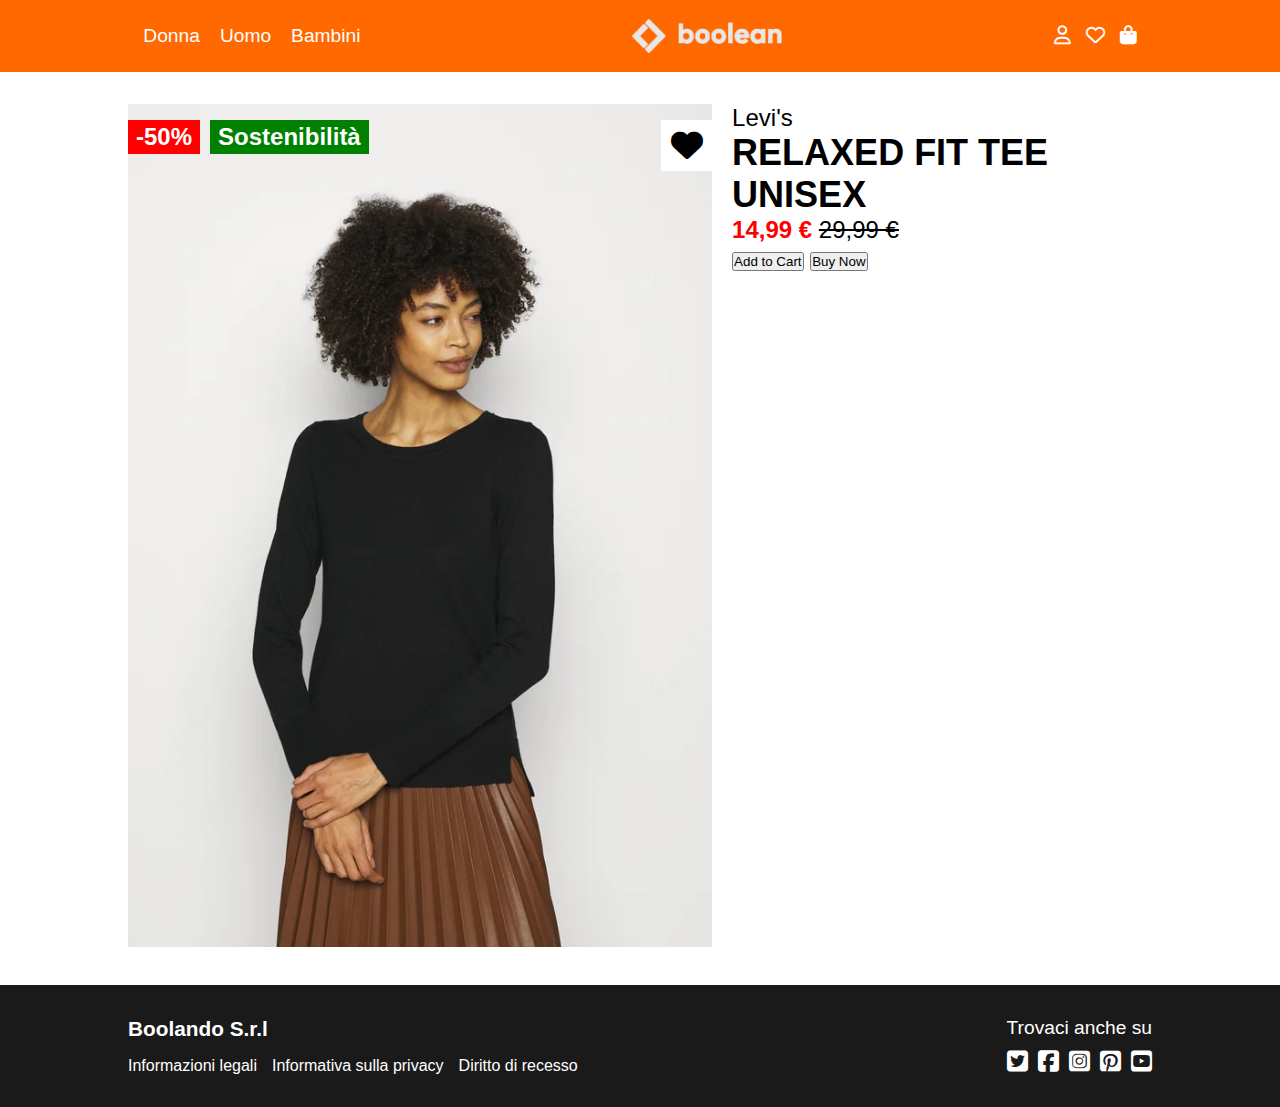
<file: pages/product6.html>
<!DOCTYPE html>
<html lang="en">

<head>
    <meta charset="UTF-8">
    <meta name="viewport" content="width=device-width, initial-scale=1.0">
    <title>Boolando</title>
    <link rel="stylesheet" href="https://cdnjs.cloudflare.com/ajax/libs/font-awesome/6.7.2/css/all.min.css"
        integrity="sha512-Evv84Mr4kqVGRNSgIGL/F/aIDqQb7xQ2vcrdIwxfjThSH8CSR7PBEakCr51Ck+w+/U6swU2Im1vVX0SVk9ABhg=="
        crossorigin="anonymous" referrerpolicy="no-referrer" />
    <link rel="stylesheet" href="./product-page.css">
</head>

<body>

    <!-- Header -->
    <header class="main-header">
        <div class="container d-flex">
            <nav>
                <ul class="d-flex">
                    <li>
                        <a href="#">Donna</a>
                    </li>
                    <li>
                        <a href="#">Uomo</a>
                    </li>
                    <li>
                        <a href="#">Bambini</a>
                    </li>
                </ul>
            </nav>
            <img class="logo" src="../img/boolean-logo.png" alt="boolean logo">
            <div class="header-actions d-flex">
                <i class="fa-regular fa-user"></i>
                <i class="fa-regular fa-heart"></i>
                <i class="fa-solid fa-bag-shopping"></i>
            </div>
        </div>
    </header>

    <!-- Main Content -->
    <main class="main-content">
        <section>
            <div class="container">
                <div class="card d-flex">
                    <div class="card-left">
                        <a href="">
                            <img class="main-image" src="../img/6.webp" alt="product image">
                            <img class="secondary-image" src="../img/6b.webp" alt="product image">
                        </a>
                        <div class="like d-flex">
                            <i class="fa-solid fa-heart"></i>
                        </div>
                        <div class="tags d-flex">
                            <span class="tag bg-red">-50%</span>
                            <span class="tag bg-green">Sostenibilità</span>
                        </div>
                    </div>
                    <div class="card-right">
                        <span class="product-brand">Levi's</span>
                        <h2 class="product-title">Relaxed fit tee unisex</h2>
                        <div class="prices">
                            <span class="product-price">14,99 €</span>
                            <span class="product-discount-price">29,99 €</span>
                        </div>
                        <div class="divider"></div>
                        <div class="cta">
                            <button class="btn btn-outlined">Add to Cart</button>
                            <button class="btn btn-fill">Buy Now</button>
                        </div>
                    </div>
                </div>
            </div>
        </section>
    </main>

    <!-- Footer -->
    <footer class="main-footer">
        <div class="container d-flex">
            <!-- Footer Left -->
            <div class="footer-left">
                <span>Boolando S.r.l</span>
                <div class="footer-links">
                    <ul class="d-flex">
                        <li>
                            <a href="#">Informazioni legali</a>
                        </li>
                        <li>
                            <a href="#">Informativa sulla privacy</a>
                        </li>
                        <li>
                            <a href="#">Diritto di recesso</a>
                        </li>
                    </ul>
                </div>
            </div>
            <!-- Footer Right -->
            <div class="footer-right d-flex">
                <span>Trovaci anche su</span>
                <div class="footer-socials d-flex">
                    <i class="fa-brands fa-square-twitter"></i>
                    <i class="fa-brands fa-square-facebook"></i>
                    <i class="fa-brands fa-square-instagram"></i>
                    <i class="fa-brands fa-square-pinterest"></i>
                    <i class="fa-brands fa-square-youtube"></i>
                </div>
            </div>
        </div>
    </footer>


</body>

</html>
</file>
<file: style.css>
* {
    margin: 0;
    padding: 0;
    box-sizing: border-box;
}

/* Utilities */
:root {
    --bg-primary-color: #FF6900;
    --bg-color-dark: #1A1A1A;
    --bg-green: #008000;
    --bg-red: #FF0000;

}

.container {
    max-width: 1200px;
    width: 80%;
    margin: 0 auto;
}

.d-flex {
    display: flex;
}

.bg-green {
    background-color: var(--bg-green);
}

.bg-red {
    background-color: var(--bg-red);
}

/* Debug */
.debug {

    * {
        border: 2px dashed black;
    }

    /* Header Debug */
    header {
        min-height: 70px;
        background-color: red;
    }

    .row {
        background-color: blue;
    }

    .col-4 {
        background-color: lightgray;
    }
}

/* Generics */
body {
    font-family: Arial, Helvetica, sans-serif;
}

a {
    text-decoration: none;
}

img {
    max-width: 100%;
}

/* Header */
header {
    position: sticky;
    top: 0;
    left: 0;
    z-index: 1000;
    padding: 1.2rem;
    font-size: 1.2rem;
    background-color: var(--bg-primary-color);
    color: white;

    .container {
        justify-content: space-between;
        align-items: center;
    }

    .logo {
        width: 150px;
        align-self: center;
    }

    ul {
        list-style: none;
        gap: 20px;
    }

    a {
        color: white;
    }

    .header-actions {
        gap: 15px;
    }

}

/* Main Content */
section {
    margin: 20px 0;

    .row {
        flex-wrap: wrap;
        margin: 0 -1rem;
    }

    .col-4 {
        width: calc(100% / 12 * 4);
        padding: 1rem;
    }

    .card {
        position: relative;

        .secondary-image {
            display: none;
        }

        .product-title {
            text-transform: uppercase;
        }

        .product-price {
            font-weight: bold;
            color: red;
        }

        .product-discount-price {
            text-decoration: line-through;
        }

        .like {
            position: absolute;
            top: 1rem;
            right: 0;
            font-size: 1.5rem;
            background-color: white;
            padding: 0.6rem;
            justify-content: center;
            align-items: center;
        }

        .tags {
            gap: 10px;
            position: absolute;
            bottom: 6rem;
        }

        .tag {
            color: white;
            font-weight: bold;
            padding: 0.2rem 0.5rem;
            bottom: 6rem;
        }
    }

    .card:hover {
        .main-image {
            display: none;
        }

        .secondary-image {
            display: block;
        }
    }
}

footer {
    background-color: var(--bg-color-dark);
    color: white;
    padding: 2rem 0;

    .container {
        justify-content: space-between;

        .footer-left {
            span {
                display: block;
                font-size: 1.3rem;
                font-weight: bold;
                margin-bottom: 1rem;
            }

            a {
                color: white;
            }

            ul {
                list-style: none;
                gap: 15px;
            }
        }

        .footer-right {
            flex-direction: column;
            align-items: center;
            gap: 10px;
            font-size: 1.2rem;

            .footer-socials {
                font-size: 1.5rem;
                gap: 10px;
            }
        }
    }
}
</file>
<file: bonus/style.css>
* {
    margin: 0;
    padding: 0;
    box-sizing: border-box;
}

/* Utilities */
:root {
    --bg-primary-color: #FF6900;
    --bg-color-dark: #1A1A1A;
    --bg-green: #008000;
    --bg-red: #FF0000;

}

.container {
    max-width: 1200px;
    width: 80%;
    margin: 0 auto;
}

.d-flex {
    display: flex;
}

.bg-green {
    background-color: var(--bg-green);
}

.bg-red {
    background-color: var(--bg-red);
}

/* Debug */
.debug {

    * {
        border: 2px dashed black;
    }

    /* Header Debug */
    header {
        min-height: 70px;
        background-color: red;
    }

    .row {
        background-color: blue;
    }

    .col-4 {
        background-color: lightgray;
    }
}

/* Generics */
body {
    font-family: Arial, Helvetica, sans-serif;
}

a {
    text-decoration: none;
}

img {
    max-width: 100%;
}

/* Header */
header {
    position: sticky;
    top: 0;
    left: 0;
    z-index: 1000;
    padding: 1.2rem;
    font-size: 1.2rem;
    background-color: var(--bg-primary-color);
    color: white;

    .container {
        justify-content: space-between;
        align-items: center;
    }

    .logo {
        width: 150px;
        align-self: center;
    }

    ul {
        list-style: none;
        gap: 20px;
    }

    a {
        color: white;
    }

    .header-actions {
        gap: 15px;
    }

}

/* Main Content */
section {
    margin: 20px 0;

    .row {
        flex-wrap: wrap;
        margin: 0 -1rem;
    }

    .col-4 {
        width: calc(100% / 12 * 4);
        padding: 1rem;
    }

    .card {
        position: relative;

        .secondary-image {
            display: none;
        }

        .product-title {
            text-transform: uppercase;
        }

        .product-price {
            font-weight: bold;
            color: red;
        }

        .product-discount-price {
            text-decoration: line-through;
        }

        .like {
            position: absolute;
            top: 1rem;
            right: 0;
            font-size: 1.5rem;
            background-color: white;
            padding: 0.6rem;
            justify-content: center;
            align-items: center;
        }

        .tags {
            gap: 10px;
            position: absolute;
            top: 470px;
        }

        .tag {
            color: white;
            font-weight: bold;
            padding: 0.2rem 0.5rem;
        }
    }

    .card:hover {
        .main-image {
            display: none;
        }

        .secondary-image {
            display: inline-block;
        }
    }

    .like:hover {
        color: red;
    }
}

footer {
    background-color: var(--bg-color-dark);
    color: white;
    padding: 2rem 0;

    .container {
        justify-content: space-between;

        .footer-left {
            span {
                display: block;
                font-size: 1.3rem;
                font-weight: bold;
                margin-bottom: 1rem;
            }

            a {
                color: white;
            }

            ul {
                list-style: none;
                gap: 15px;
            }
        }

        .footer-right {
            flex-direction: column;
            align-items: center;
            gap: 10px;
            font-size: 1.2rem;

            .footer-socials {
                font-size: 1.5rem;
                gap: 10px;
            }
        }
    }
}
</file>
<file: pages/product-page.css>
* {
    margin: 0;
    padding: 0;
    box-sizing: border-box;
}

/* Utilities */
:root {
    --bg-primary-color: #FF6900;
    --bg-color-dark: #1A1A1A;
    --bg-green: #008000;
    --bg-red: #FF0000;

}

.container {
    max-width: 1200px;
    width: 80%;
    margin: 0 auto;
}

.d-flex {
    display: flex;
}

.bg-green {
    background-color: var(--bg-green);
}

.bg-red {
    background-color: var(--bg-red);
}

/* Debug */
.debug {

    * {
        border: 2px dashed black;
    }

    /* Header Debug */
    header {
        min-height: 70px;
        background-color: red;
    }

    .row {
        background-color: blue;
    }

    .col-4 {
        background-color: lightgray;
    }
}

/* Generics */
body {
    font-family: Arial, Helvetica, sans-serif;
}

a {
    text-decoration: none;
}

img {
    max-width: 100%;
}

/* Header */
header {
    position: sticky;
    top: 0;
    left: 0;
    z-index: 1000;
    padding: 1.2rem;
    font-size: 1.2rem;
    background-color: var(--bg-primary-color);
    color: white;

    .container {
        justify-content: space-between;
        align-items: center;
    }

    .logo {
        width: 150px;
        align-self: center;
    }

    ul {
        list-style: none;
        gap: 20px;
    }

    a {
        color: white;
    }

    .header-actions {
        gap: 15px;
    }

}

/* Main Content */
.card {
    padding: 2rem 0;
    font-size: 1.5rem;
    gap: 20px;

    .card-left {
        position: relative;
    }

    .secondary-image {
        display: none;
    }

    .product-title {
        text-transform: uppercase;
    }

    .product-price {
        font-weight: bold;
        color: red;
    }

    .product-discount-price {
        text-decoration: line-through;
    }

    .like {
        position: absolute;
        top: 1rem;
        right: 0;
        font-size: 2rem;
        background-color: white;
        padding: 0.6rem;
        justify-content: center;
        align-items: center;
    }

    .tags {
        gap: 10px;
        position: absolute;
        top: 1rem;
    }

    .tag {
        color: white;
        font-weight: bold;
        padding: 0.2rem 0.5rem;
        bottom: 6rem;
    }
}

.card-left:hover {
    .main-image {
        display: none;
    }

    .secondary-image {
        display: block;
    }
}

footer {
    background-color: var(--bg-color-dark);
    color: white;
    padding: 2rem 0;

    .container {
        justify-content: space-between;

        .footer-left {
            span {
                display: block;
                font-size: 1.3rem;
                font-weight: bold;
                margin-bottom: 1rem;
            }

            a {
                color: white;
            }

            ul {
                list-style: none;
                gap: 15px;
            }
        }

        .footer-right {
            flex-direction: column;
            align-items: center;
            gap: 10px;
            font-size: 1.2rem;

            .footer-socials {
                font-size: 1.5rem;
                gap: 10px;
            }
        }
    }
}
</file>
